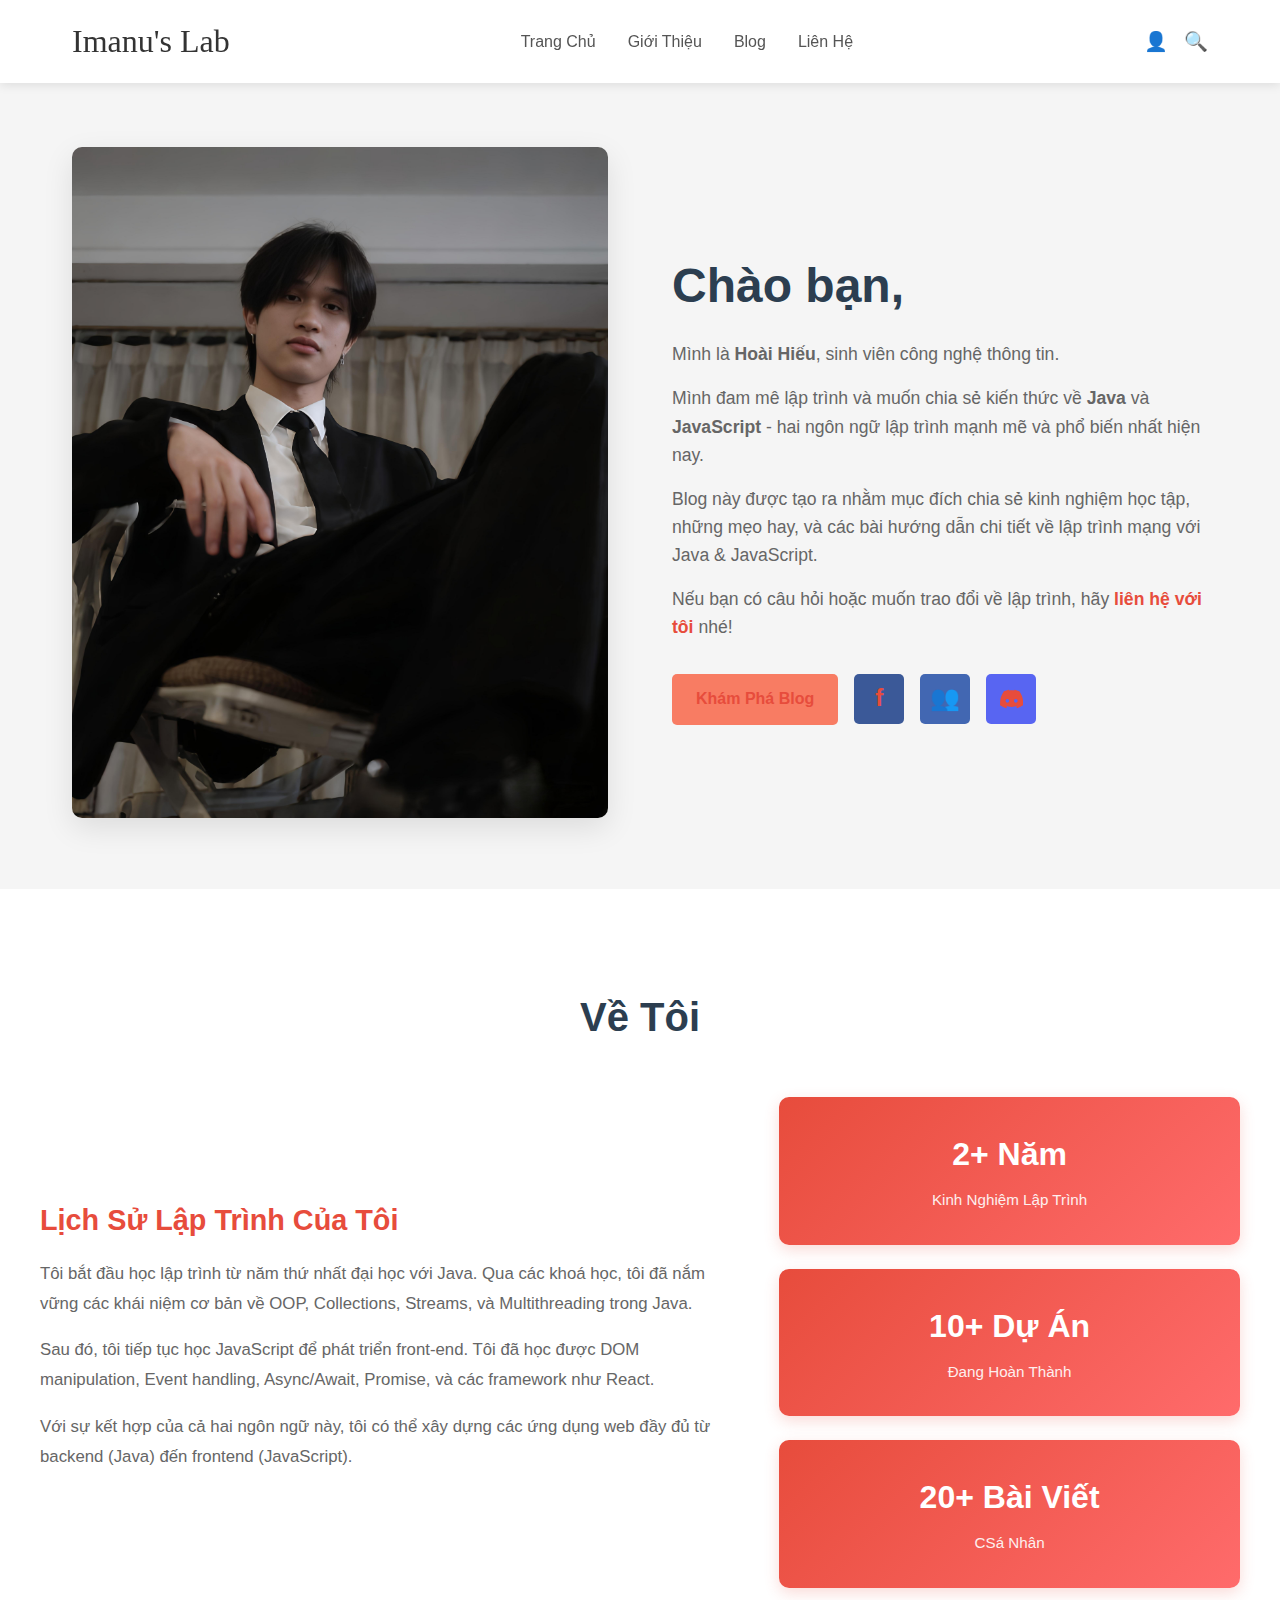
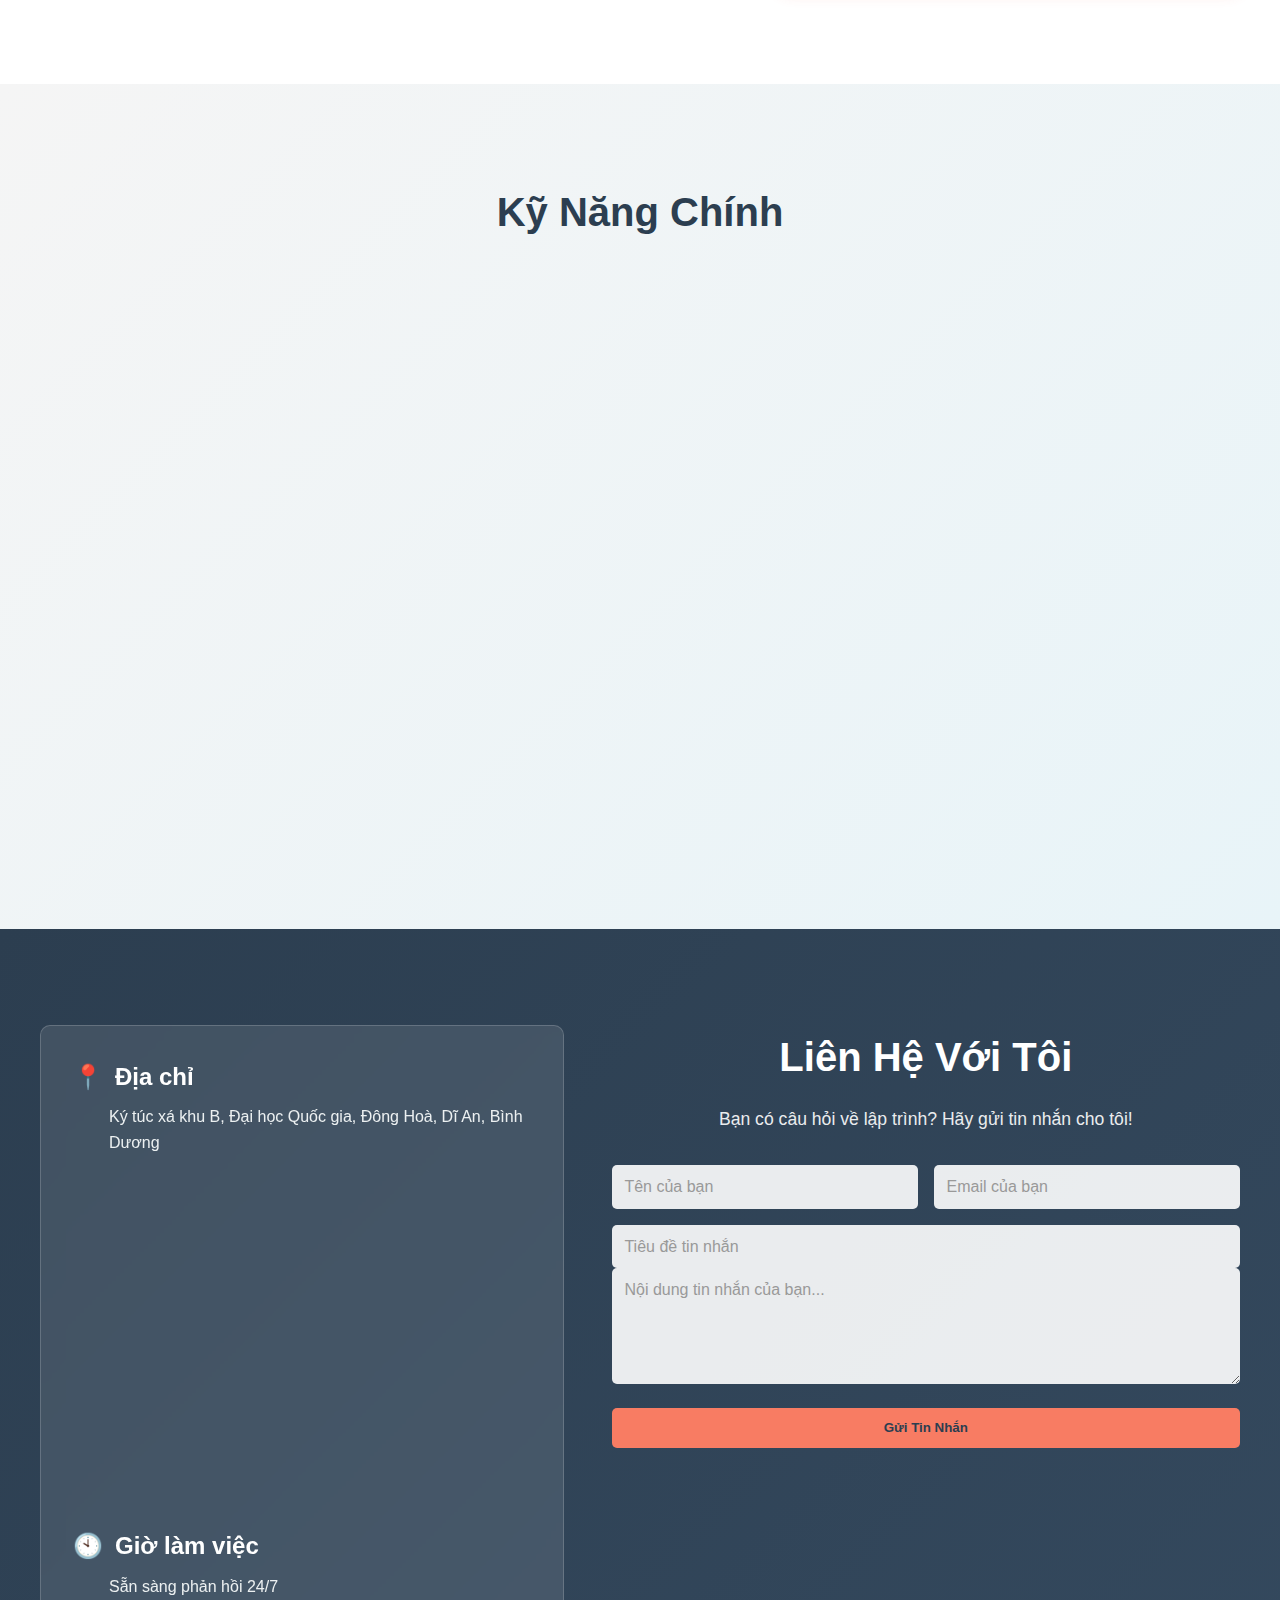
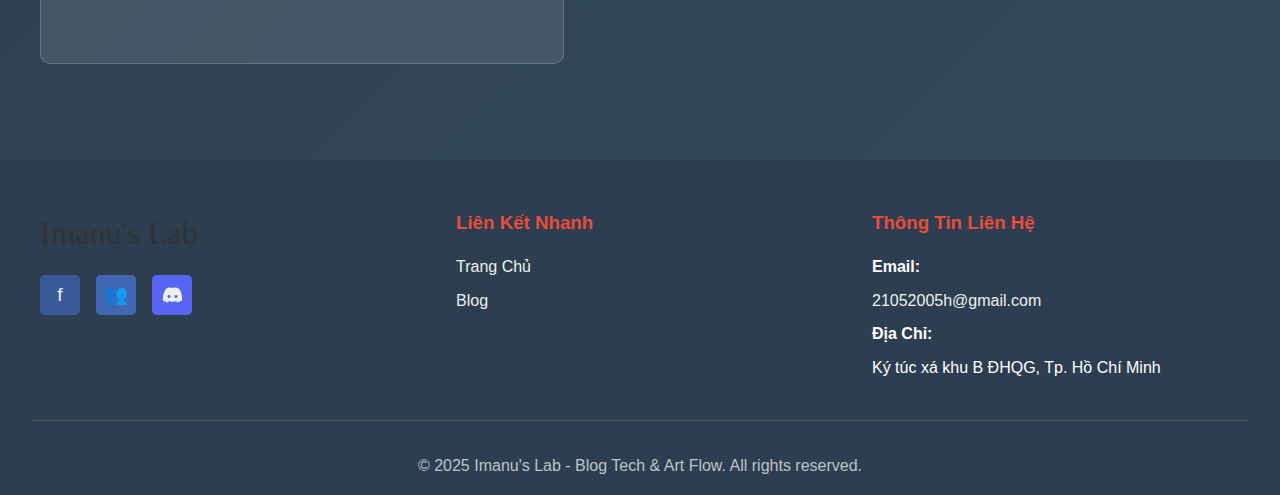
<file: index.html>
<!DOCTYPE html>
<html lang="vi">
<head>
    <meta charset="UTF-8">
    <meta name="viewport" content="width=device-width, initial-scale=1.0">
    <title>Imanu's Lab - Blog Tech & Art Flow</title>
    
    <link rel="preconnect" href="https://fonts.googleapis.com">
    <link rel="preconnect" href="https://fonts.gstatic.com" crossorigin>
    <link href="https://fonts.googleapis.com/css2?family=Dancing+Script:wght@700&display=swap" rel="stylesheet">
    <link rel="stylesheet" href="style.css">
</head>
<body>
    <header>
        <nav>
            <div class="logo">Imanu's Lab</div>
            <ul class="nav-menu">
                <li><a href="#home">Trang Chủ</a></li>
                <li><a href="#about">Giới Thiệu</a></li>
                <li><a href="blog.html">Blog</a></li> <li><a href="#contact">Liên Hệ</a></li>
            </ul>
            <div class="nav-icons">
                <button id="user-btn">👤</button>
                <button id="search-btn">🔍</button>
            </div>
        </nav>
    </header>

    <section class="hero" id="home">
        <div class="hero-image">
            <img src="image/Avt.jpg" alt="Profile Photo">
        </div>
        <div class="hero-content">
            <h1>Chào bạn,</h1>
            <p>Mình là <strong>Hoài Hiếu</strong>, sinh viên công nghệ thông tin.</p>
            <p>Mình đam mê lập trình và muốn chia sẻ kiến thức về <strong>Java</strong> và <strong>JavaScript</strong> - hai ngôn ngữ lập trình mạnh mẽ và phổ biến nhất hiện nay.</p>
            <p>Blog này được tạo ra nhằm mục đích chia sẻ kinh nghiệm học tập, những mẹo hay, và các bài hướng dẫn chi tiết về lập trình mạng với Java & JavaScript.</p>
            <p>Nếu bạn có câu hỏi hoặc muốn trao đổi về lập trình, hãy <a href="#contact">liên hệ với tôi</a> nhé!</p>
            
            <div class="social-buttons">
                <a href="blog.html" class="btn btn-primary">Khám Phá Blog</a> <a href="https://www.facebook.com/imanutetsuya/" class="btn-social btn-facebook" target="_blank" rel="noopener noreferrer">f</a>
                <a href="#" class="btn-social btn-group">👥</a>
                <a href="https://discord.gg/5Z3hhnWVeF" class="btn-social btn-discord" target="_blank" rel="noopener noreferrer">
    <svg width="24" height="24" viewBox="0 0 24 24" fill="currentColor" xmlns="http://www.w3.org/2000/svg"><path d="M20.317 4.36981C18.7915 3.64893 17.1824 3.1163 15.524 2.80407C15.4221 3.01861 15.3181 3.2352 15.214 3.44974C13.486 3.1163 11.756 3.1163 10.028 3.44974C9.92393 3.2352 9.81987 3.01861 9.71794 2.80407C8.05953 3.1163 6.45039 3.64893 4.92493 4.36981C1.57712 9.0431 0.872477 13.628 1.05049 18.2393C3.12563 19.6485 5.17688 20.5739 7.22612 21.1337C7.53023 20.6273 7.80937 20.0987 8.06352 19.5538C7.53444 19.3472 7.01135 19.1102 6.50524 18.8427C6.61927 18.7304 6.7333 18.6161 6.84333 18.5017C10.4533 20.4572 14.8223 20.4572 18.3943 18.5017C18.5043 18.6161 18.6184 18.7304 18.7324 18.8427C18.2263 19.1102 17.7032 19.3472 17.1741 19.5538C17.4283 20.0987 17.7074 20.6273 18.0115 21.1337C20.0608 20.5739 22.112 19.6485 24.1871 18.2393C24.3731 13.0323 23.4215 8.41481 20.317 4.36981ZM8.42336 15.6984C7.42436 15.6984 6.60535 14.8519 6.60535 13.818C6.60535 12.7841 7.42436 11.9376 8.42336 11.9376C9.42235 11.9376 10.2414 12.7841 10.2414 13.818C10.2414 14.8519 9.42235 15.6984 8.42336 15.6984ZM16.8163 15.6984C15.8173 15.6984 15 14.8519 15 13.818C15 12.7841 15.8173 11.9376 16.8163 11.9376C17.8153 11.9376 18.6343 12.7841 18.6343 13.818C18.6343 14.8519 17.8153 15.6984 16.8163 15.6984Z"/></svg>
</a>
            </div>
        </div>
    </section>

    <section class="about-section" id="about">
        <div class="about-container">
            <h2>Về Tôi</h2>
            <div class="about-content">
                <div class="about-text">
                    <h3>Lịch Sử Lập Trình Của Tôi</h3>
                    <p>Tôi bắt đầu học lập trình từ năm thứ nhất đại học với Java. Qua các khoá học, tôi đã nắm vững các khái niệm cơ bản về OOP, Collections, Streams, và Multithreading trong Java.</p>
                    <p>Sau đó, tôi tiếp tục học JavaScript để phát triển front-end. Tôi đã học được DOM manipulation, Event handling, Async/Await, Promise, và các framework như React.</p>
                    <p>Với sự kết hợp của cả hai ngôn ngữ này, tôi có thể xây dựng các ứng dụng web đầy đủ từ backend (Java) đến frontend (JavaScript).</p>
                </div>
                <div class="about-stats">
                    <div class="stat-box">
                        <h4>2+ Năm</h4>
                        <p>Kinh Nghiệm Lập Trình</p>
                    </div>
                    <div class="stat-box">
                        <h4>10+ Dự Án</h4>
                        <p>Đang Hoàn Thành</p>
                    </div>
                    <div class="stat-box">
                        <h4>20+ Bài Viết</h4>
                        <p>CSá Nhân</p>
                    </div>
                </div>
            </div>
        </div>
    </section>

    <section class="skills-section">
        <div class="skills-container">
            <h2>Kỹ Năng Chính</h2>
            <div class="skills-grid">
                <div class="skill-card">
                    <div class="skill-icon">☕</div>
                    <h3>Java Core</h3>
                    <p>OOP, Collections, Streams, Lambda Expressions, Exception Handling</p>
                </div>
                <div class="skill-card">
                    <div class="skill-icon">🖥️</div>
                    <h3>Java Web</h3>
                    <p>Servlet, JSP, Spring Boot, JPA/Hibernate, RESTful API</p>
                </div>
                <div class="skill-card">
                    <div class="skill-icon">⚙️</div>
                    <h3>Java Network</h3>
                    <p>Socket Programming, TCP/UDP, HTTP Client, Network Security</p>
                </div>
                <div class="skill-card">
                    <div class="skill-icon">📱</div>
                    <h3>JavaScript ES6+</h3>
                    <p>DOM, Event Handling, Async/Await, Promise, Callback</p>
                </div>
                <div class="skill-card">
                    <div class="skill-icon">⚛️</div>
                    <h3>React</h3>
                    <p>Components, Hooks, State Management, JSX</p>
                </div>
                <div class="skill-card">
                    <div class="skill-icon">🌐</div>
                    <h3>Web Development</h3>
                    <p>HTML, CSS, Responsive Design, API Integration</p>
                </div>
            </div>
        </div>
    </section>

    <section class="contact-section" id="contact">
        <div class="contact-grid-container">
            <div class="location-info">
                <div class="info-block">
                    <div class="info-header">
                        <span class="info-icon">📍</span>
                        <h3>Địa chỉ</h3>
                    </div>
                    <p>Ký túc xá khu B, Đại học Quốc gia, Đông Hoà, Dĩ An, Bình Dương</p>
                </div>
                
                <div class="map-container">
                     <iframe src="https://www.google.com/maps/embed?pb=!1m18!1m12!1m3!1d3918.070910191742!2d106.77992637480658!3d10.882211289273076!2m3!1f0!2f0!3f0!3m2!1i1024!2i768!4f13.1!3m3!1m2!1s0x3174d89aad780e49%3A0x54542761d4c22175!2zVHJ1bmcgdMOibSBRdeG6o24gbMO9IEvDvSB0w7pjIHjDoSB2w6AgS2h1IMSRw7QgdGjhu4sgxJBIUUctSENN!5e0!3m2!1svi!2s!4v1760773792490!5m2!1svi!2s" width="400" height="300" style="border:0;" allowfullscreen="" loading="lazy" referrerpolicy="no-referrer-when-downgrade"></iframe>
                </div>
                <div class="info-block">
                    <div class="info-header">
                        <span class="info-icon">🕙</span>
                        <h3>Giờ làm việc</h3>
                    </div>
                    <p>Sẵn sàng phản hồi 24/7</p>
                </div>
            </div>

            <div class="contact-form-container">
                <h2>Liên Hệ Với Tôi</h2>
                <p class="contact-intro">Bạn có câu hỏi về lập trình? Hãy gửi tin nhắn cho tôi!</p>
                <form id="contact-form">
                    <div class="form-row">
                        <input type="text" id="name" placeholder="Tên của bạn" required>
                        <input type="email" id="email" placeholder="Email của bạn" required>
                    </div>
                    <input type="text" id="subject" placeholder="Tiêu đề tin nhắn" required>
                    <textarea id="message" rows="5" placeholder="Nội dung tin nhắn của bạn..." required></textarea>
                    <button type="submit" class="btn btn-primary btn-full">Gửi Tin Nhắn</button>
                </form>
            </div>
        </div>
    </section>

    <footer>    
        <div class="footer-container">
            <div class="footer-section">
                <div class="logo">Imanu's Lab</div>
                <div class="footer-social">
                        <a href="https://www.facebook.com/imanutetsuya/" class="social-icon btn-facebook" target="_blank" rel="noopener noreferrer">f</a>
                        <a href="#" class="social-icon btn-group">👥</a>
                        
                        <a href="https://discord.gg/5Z3hhnWVeF" class="social-icon btn-discord" target="_blank" rel="noopener noreferrer">
                            <svg width="20" height="20" viewBox="0 0 24 24" fill="currentColor" xmlns="http://www.w3.org/2000/svg"><path d="M20.317 4.36981C18.7915 3.64893 17.1824 3.1163 15.524 2.80407C15.4221 3.01861 15.3181 3.2352 15.214 3.44974C13.486 3.1163 11.756 3.1163 10.028 3.44974C9.92393 3.2352 9.81987 3.01861 9.71794 2.80407C8.05953 3.1163 6.45039 3.64893 4.92493 4.36981C1.57712 9.0431 0.872477 13.628 1.05049 18.2393C3.12563 19.6485 5.17688 20.5739 7.22612 21.1337C7.53023 20.6273 7.80937 20.0987 8.06352 19.5538C7.53444 19.3472 7.01135 19.1102 6.50524 18.8427C6.61927 18.7304 6.7333 18.6161 6.84333 18.5017C10.4533 20.4572 14.8223 20.4572 18.3943 18.5017C18.5043 18.6161 18.6184 18.7304 18.7324 18.8427C18.2263 19.1102 17.7032 19.3472 17.1741 19.5538C17.4283 20.0987 17.7074 20.6273 18.0115 21.1337C20.0608 20.5739 22.112 19.6485 24.1871 18.2393C24.3731 13.0323 23.4215 8.41481 20.317 4.36981ZM8.42336 15.6984C7.42436 15.6984 6.60535 14.8519 6.60535 13.818C6.60535 12.7841 7.42436 11.9376 8.42336 11.9376C9.42235 11.9376 10.2414 12.7841 10.2414 13.818C10.2414 14.8519 9.42235 15.6984 8.42336 15.6984ZM16.8163 15.6984C15.8173 15.6984 15 14.8519 15 13.818C15 12.7841 15.8173 11.9376 16.8163 11.9376C17.8153 11.9376 18.6343 12.7841 18.6343 13.818C18.6343 14.8519 17.8153 15.6984 16.8163 15.6984Z"/></svg>
                        </a>
                </div>
            </div>
            <div class="footer-section">
                <h3>Liên Kết Nhanh</h3>
                <ul>
                    <li><a href="#home">Trang Chủ</a></li>
                    <li><a href="blog.html">Blog</a></li> </ul>
            </div>
            <div class="footer-section">
                <h3>Thông Tin Liên Hệ</h3>
                <p><strong>Email:</strong></p>
                <p><a href="mailto:21052005h@gmail.com">21052005h@gmail.com</a></p>
                <p><strong>Địa Chỉ:</strong></p>
                <p>Ký túc xá khu B ĐHQG, Tp. Hồ Chí Minh</p>
            </div>
        </div>
        <div class="footer-bottom">
            <p>© 2025 Imanu's Lab - Blog Tech & Art Flow. All rights reserved.</p>
        </div>
    </footer>

    <script src="script.js"></script>
</body>
</html>
</file>
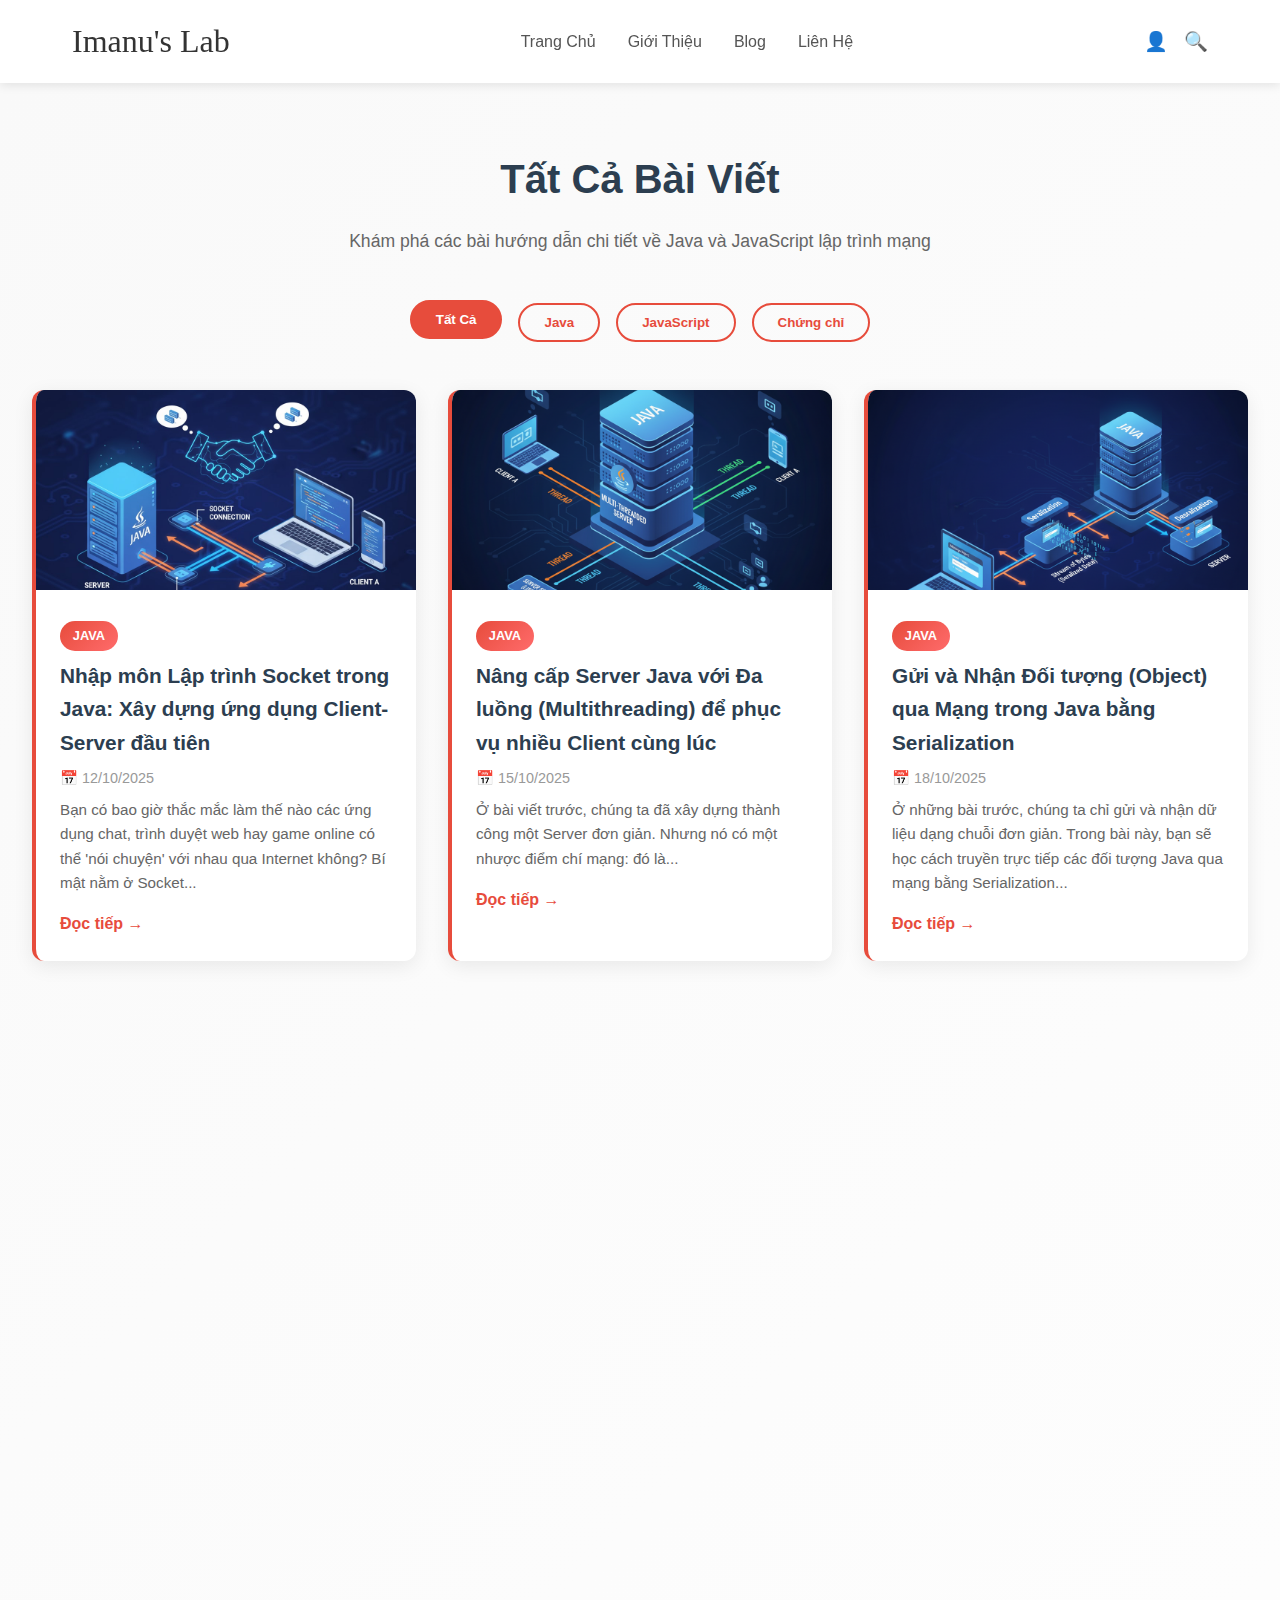
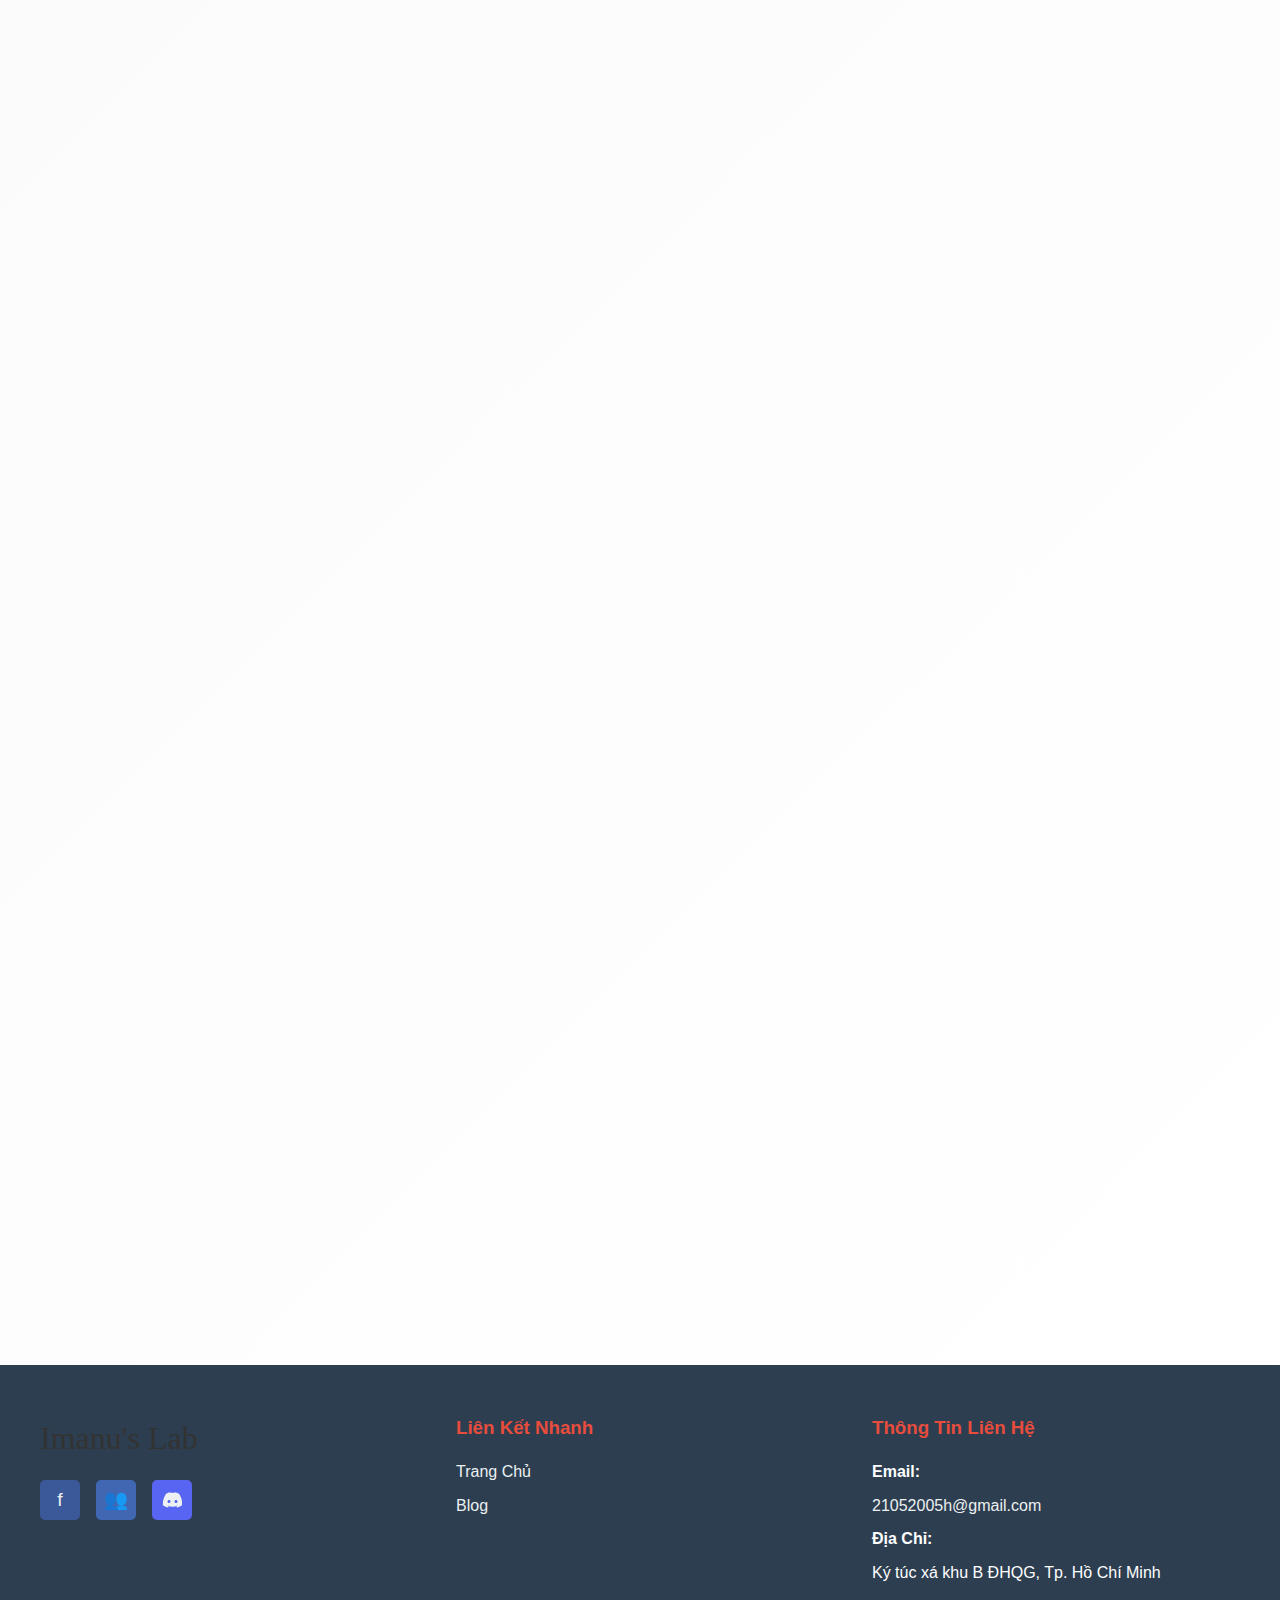
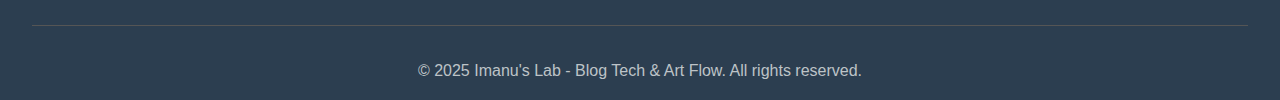
<file: blog.html>
<!DOCTYPE html>
<html lang="vi">
<head>
    <meta charset="UTF-8">
    <meta name="viewport" content="width=device-width, initial-scale=1.0">
    <title>Blog - Imanu's Lab</title> <link rel="preconnect" href="https://fonts.googleapis.com">
    <link rel="preconnect" href="https://fonts.gstatic.com" crossorigin>
    <link href="https://fonts.googleapis.com/css2?family=Dancing+Script:wght@700&display=swap" rel="stylesheet">
    <link rel="stylesheet" href="style.css">
</head>
<body>
    <header>
        <nav>
            <div class="logo">Imanu's Lab</div>
            <ul class="nav-menu">
                <li><a href="index.html#home">Trang Chủ</a></li> <li><a href="index.html#about">Giới Thiệu</a></li> <li><a href="blog.html">Blog</a></li> <li><a href="index.html#contact">Liên Hệ</a></li> </ul>
            <div class="nav-icons">
                <button id="user-btn">👤</button>
                <button id="search-btn">🔍</button>
            </div>
        </nav>
    </header>

    <section class="blog-section" id="blog" style="padding-top: 4rem;"> <div class="blog-container">
            <h2>Tất Cả Bài Viết</h2>
            <p class="blog-intro">Khám phá các bài hướng dẫn chi tiết về Java và JavaScript lập trình mạng</p>
            
            <div class="blog-filters">
                <button class="filter-btn active" data-filter="all">Tất Cả</button>
                <button class="filter-btn" data-filter="java">Java</button>
                <button class="filter-btn" data-filter="javascript">JavaScript</button>
                <button class="filter-btn" data-filter="certificates">Chứng chỉ</button> </div>
            </div>
            
            <div class="blog-grid" id="blog-container">
                </div>
            <div id="certificates-container" class="certificates-grid">
                <div class="certificate-card">
                    <img src="image/img10.jpg" alt="JavaScript Essentials 2 Certificate">
                    <div class="certificate-info">
                        <h4>JavaScript Essentials 2</h4>
                        <p><strong>Cấp bởi:</strong> Cisco Networking Academy & OpenEDG</p>
                        <p><strong>Ngày cấp:</strong> 16/10/2025</p>
                    </div>
                </div>
                <div class="certificate-card">
                    <img src="image/img11.jpg" alt="Networking Basics Certificate">
                    <div class="certificate-info">
                        <h4>Networking Basics</h4>
                        <p><strong>Cấp bởi:</strong> Cisco Networking Academy</p>
                        <p><strong>Ngày cấp:</strong> 02/10/2025</p>
                    </div>
                </div>
            </div>
        </div>
    </section>

    <footer>    
        <div class="footer-container">
            <div class="footer-section">
                <div class="logo">Imanu's Lab</div>
                <div class="footer-social">
                    <a href="https://www.facebook.com/imanutetsuya/" class="social-icon btn-facebook" target="_blank" rel="noopener noreferrer">f</a>
                    <a href="#" class="social-icon btn-group">👥</a>
                    
                    <a href="https://discord.gg/5Z3hhnWVeF" class="social-icon btn-discord" target="_blank" rel="noopener noreferrer">
                        <svg width="20" height="20" viewBox="0 0 24 24" fill="currentColor" xmlns="http://www.w3.org/2000/svg"><path d="M20.317 4.36981C18.7915 3.64893 17.1824 3.1163 15.524 2.80407C15.4221 3.01861 15.3181 3.2352 15.214 3.44974C13.486 3.1163 11.756 3.1163 10.028 3.44974C9.92393 3.2352 9.81987 3.01861 9.71794 2.80407C8.05953 3.1163 6.45039 3.64893 4.92493 4.36981C1.57712 9.0431 0.872477 13.628 1.05049 18.2393C3.12563 19.6485 5.17688 20.5739 7.22612 21.1337C7.53023 20.6273 7.80937 20.0987 8.06352 19.5538C7.53444 19.3472 7.01135 19.1102 6.50524 18.8427C6.61927 18.7304 6.7333 18.6161 6.84333 18.5017C10.4533 20.4572 14.8223 20.4572 18.3943 18.5017C18.5043 18.6161 18.6184 18.7304 18.7324 18.8427C18.2263 19.1102 17.7032 19.3472 17.1741 19.5538C17.4283 20.0987 17.7074 20.6273 18.0115 21.1337C20.0608 20.5739 22.112 19.6485 24.1871 18.2393C24.3731 13.0323 23.4215 8.41481 20.317 4.36981ZM8.42336 15.6984C7.42436 15.6984 6.60535 14.8519 6.60535 13.818C6.60535 12.7841 7.42436 11.9376 8.42336 11.9376C9.42235 11.9376 10.2414 12.7841 10.2414 13.818C10.2414 14.8519 9.42235 15.6984 8.42336 15.6984ZM16.8163 15.6984C15.8173 15.6984 15 14.8519 15 13.818C15 12.7841 15.8173 11.9376 16.8163 11.9376C17.8153 11.9376 18.6343 12.7841 18.6343 13.818C18.6343 14.8519 17.8153 15.6984 16.8163 15.6984Z"/></svg>
                    </a>
        </div>
            </div>
            <div class="footer-section">
                <h3>Liên Kết Nhanh</h3>
                <ul>
                    <li><a href="index.html#home">Trang Chủ</a></li> <li><a href="blog.html">Blog</a></li> </ul>
            </div>
            <div class="footer-section">
                <h3>Thông Tin Liên Hệ</h3>
                <p><strong>Email:</strong></p>
                <p><a href="mailto:21052005h@gmail.com">21052005h@gmail.com</a></p>
                <p><strong>Địa Chỉ:</strong></p>
                <p>Ký túc xá khu B ĐHQG, Tp. Hồ Chí Minh</p>
            </div>
        </div>
        <div class="footer-bottom">
            <p>© 2025 Imanu's Lab - Blog Tech & Art Flow. All rights reserved.</p>
        </div>
    </footer>

    <script src="blog.js"></script> </body>
</html>
</file>
<file: style.css>
/* Reset & Base Styles */
* {
    margin: 0;
    padding: 0;
    box-sizing: border-box;
}

body {
    font-family: 'Segoe UI', Tahoma, Geneva, Verdana, sans-serif;
    line-height: 1.6;
    color: #333;
    background: #f5f5f5;
}

html {
    scroll-behavior: smooth;
}

/* Header & Navigation */
header {
    background: white;
    box-shadow: 0 2px 10px rgba(0,0,0,0.1);
    position: sticky;
    top: 0;
    z-index: 1000;
    animation: slideDown 0.5s ease;
}

@keyframes slideDown {
    from {
        transform: translateY(-100%);
        opacity: 0;
    }
    to {
        transform: translateY(0);
        opacity: 1;
    }
}

nav {
    max-width: 1200px;
    margin: 0 auto;
    padding: 1rem 2rem;
    display: flex;
    justify-content: space-between;
    align-items: center;
}

.logo {
    font-family: 'Brush Script MT', cursive;
    font-size: 2rem;
    color: #333;
    font-weight: normal;
}

.nav-menu {
    display: flex;
    gap: 2rem;
    list-style: none;
    align-items: center;
}

.nav-menu a {
    color: #555;
    text-decoration: none;
    font-weight: 500;
    transition: color 0.3s;
    position: relative;
}

.nav-menu a:hover {
    color: #e74c3c;
}

.nav-menu a::after {
    content: '';
    position: absolute;
    bottom: -5px;
    left: 0;
    width: 0;
    height: 2px;
    background: #e74c3c;
    transition: width 0.3s;
}

.nav-menu a:hover::after {
    width: 100%;
}

.nav-icons {
    display: flex;
    gap: 1rem;
}

.nav-icons button {
    background: none;
    border: none;
    font-size: 1.2rem;
    cursor: pointer;
    color: #555;
    transition: color 0.3s;
}

.nav-icons button:hover {
    color: #e74c3c;
}

/* Hero Section */
.hero {
    max-width: 1200px;
    margin: 4rem auto;
    padding: 0 2rem;
    display: grid;
    grid-template-columns: 1fr 1fr;
    gap: 4rem;
    align-items: center;
}

.hero-image {
    animation: fadeInLeft 1s ease;
}

@keyframes fadeInLeft {
    from {
        opacity: 0;
        transform: translateX(-50px);
    }
    to {
        opacity: 1;
        transform: translateX(0);
    }
}

.hero-image img {
    width: 100%;
    border-radius: 10px;
    box-shadow: 0 10px 30px rgba(0,0,0,0.1);
    transition: transform 0.3s;
}

.hero-image img:hover {
    transform: scale(1.05);
}

.hero-content {
    animation: fadeInRight 1s ease;
}

@keyframes fadeInRight {
    from {
        opacity: 0;
        transform: translateX(50px);
    }
    to {
        opacity: 1;
        transform: translateX(0);
    }
}

.hero-content h1 {
    font-size: 3rem;
    margin-bottom: 1rem;
    color: #2c3e50;
}

.hero-content p {
    color: #666;
    margin-bottom: 1rem;
    font-size: 1.1rem;
}

.hero-content a {
    color: #e74c3c;
    text-decoration: none;
    font-weight: 600;
}

.social-buttons {
    display: flex;
    gap: 1rem;
    margin-top: 2rem;
}

.btn {
    padding: 0.8rem 1.5rem;
    border: none;
    border-radius: 5px;
    cursor: pointer;
    font-weight: 600;
    transition: all 0.3s;
    text-decoration: none;
    display: inline-block;
}

.btn-primary {
    background: #F87C63; /* Đây là màu cam cà rốt đẹp mắt */
    color: #2c3e50;      /* Đây là màu đen-xanh đậm, hợp với màu chữ trên trang của bạn */
}

.btn-primary:hover {
    background: #c0392b;
    transform: translateY(-3px);
    box-shadow: 0 5px 15px rgba(231, 76, 60, 0.3);
}

.btn-social {
    width: 50px;
    height: 50px;
    border-radius: 5px;
    display: flex;
    align-items: center;
    justify-content: center;
    font-size: 1.5rem;
    color: white;
    transition: transform 0.3s;
}

.btn-social:hover {
    transform: translateY(-5px);
}

.btn-facebook { background: #3b5998; }
.btn-group { background: #4267B2; }
.btn-youtube { background: #ff0000; }

/* About Section */
.about-section {
    background: white;
    padding: 6rem 2rem;
}

.about-container {
    max-width: 1200px;
    margin: 0 auto;
}

.about-section h2 {
    font-size: 2.5rem;
    margin-bottom: 3rem;
    text-align: center;
    color: #2c3e50;
}

.about-content {
    display: grid;
    grid-template-columns: 1.5fr 1fr;
    gap: 3rem;
    align-items: center;
}

.about-text h3 {
    font-size: 1.8rem;
    color: #e74c3c;
    margin-bottom: 1rem;
}

.about-text p {
    color: #666;
    margin-bottom: 1rem;
    line-height: 1.8;
    font-size: 1.05rem;
}

.about-stats {
    display: grid;
    grid-template-columns: 1fr;
    gap: 1.5rem;
}

.stat-box {
    background: linear-gradient(135deg, #e74c3c, #ff6b6b);
    color: white;
    padding: 2rem;
    border-radius: 10px;
    text-align: center;
    box-shadow: 0 5px 15px rgba(231, 76, 60, 0.2);
    transition: transform 0.3s;
}

.stat-box:hover {
    transform: translateY(-5px);
}

.stat-box h4 {
    font-size: 2rem;
    margin-bottom: 0.5rem;
}

.stat-box p {
    font-size: 0.95rem;
    opacity: 0.9;
}

/* Skills Section */
.skills-section {
    background: linear-gradient(135deg, #f5f5f5 0%, #e8f4f8 100%);
    padding: 6rem 2rem;
}

.skills-container {
    max-width: 1200px;
    margin: 0 auto;
}

.skills-section h2 {
    font-size: 2.5rem;
    margin-bottom: 3rem;
    text-align: center;
    color: #2c3e50;
    animation: slideInDown 0.8s ease;
}

@keyframes slideInDown {
    from {
        opacity: 0;
        transform: translateY(-30px);
    }
    to {
        opacity: 1;
        transform: translateY(0);
    }
}

.skills-grid {
    display: grid;
    grid-template-columns: repeat(auto-fit, minmax(300px, 1fr));
    gap: 2rem;
}

.skill-card {
    background: white;
    border-radius: 10px;
    padding: 2rem;
    text-align: center;
    box-shadow: 0 5px 20px rgba(0,0,0,0.1);
    transition: all 0.3s;
    opacity: 0;
    animation: fadeInUp 0.6s ease forwards;
    border-left: 4px solid #e74c3c;
}

@keyframes fadeInUp {
    from {
        opacity: 0;
        transform: translateY(30px);
    }
    to {
        opacity: 1;
        transform: translateY(0);
    }
}

.skill-card:nth-child(1) { animation-delay: 0.1s; }
.skill-card:nth-child(2) { animation-delay: 0.2s; }
.skill-card:nth-child(3) { animation-delay: 0.3s; }
.skill-card:nth-child(4) { animation-delay: 0.4s; }
.skill-card:nth-child(5) { animation-delay: 0.5s; }
.skill-card:nth-child(6) { animation-delay: 0.6s; }

.skill-card:hover {
    transform: translateY(-10px) scale(1.02);
    box-shadow: 0 15px 40px rgba(231, 76, 60, 0.15);
    border-left-color: #c0392b;
}

.skill-card::before {
    content: '';
    position: absolute;
    top: 0;
    left: 0;
    width: 100%;
    height: 100%;
    background: linear-gradient(135deg, rgba(231, 76, 60, 0.1) 0%, transparent 100%);
    opacity: 0;
    transition: opacity 0.3s ease;
    pointer-events: none;
    border-radius: 10px;
}

.skill-card:hover::before {
    opacity: 1;
}

.skill-icon {
    font-size: 3rem;
    margin-bottom: 1rem;
    display: inline-block;
    background: linear-gradient(135deg, #e74c3c, #ff9800);
    -webkit-background-clip: text;
    -webkit-text-fill-color: transparent;
    background-clip: text;
    animation: float 3s ease-in-out infinite;
}

@keyframes float {
    0%, 100% {
        transform: translateY(0px);
    }
    50% {
        transform: translateY(-10px);
    }
}

.skill-card h3 {
    font-size: 1.3rem;
    color: #2c3e50;
    margin-bottom: 1rem;
    transition: color 0.3s ease;
}

.skill-card:hover h3 {
    color: #e74c3c;
}

.skill-card p {
    color: #666;
    font-size: 0.95rem;
    line-height: 1.6;
}

/* ===== BLOG SECTION WITH ENHANCED DESIGN ===== */
.blog-section {
    background: linear-gradient(135deg, #f9f9f9 0%, #ffffff 100%);
    padding: 6rem 2rem;
}

.blog-container {
    max-width: 1200px;
    margin: 0 auto;
}

.blog-section h2 {
    font-size: 2.5rem;
    margin-bottom: 1rem;
    text-align: center;
    color: #2c3e50;
    animation: slideInDown 0.8s ease;
}

.blog-intro {
    text-align: center;
    font-size: 1.1rem;
    color: #666;
    margin-bottom: 3rem;
    max-width: 800px;
    margin-left: auto;
    margin-right: auto;
    animation: fadeIn 1s ease 0.3s both;
}

@keyframes fadeIn {
    from {
        opacity: 0;
    }
    to {
        opacity: 1;
    }
}

.blog-filters {
    display: flex;
    justify-content: center;
    gap: 1rem;
    margin-bottom: 3rem;
    flex-wrap: wrap;
}

.filter-btn {
    padding: 0.6rem 1.5rem;
    border: 2px solid #e74c3c;
    background: transparent;
    color: #e74c3c;
    border-radius: 20px;
    cursor: pointer;
    font-weight: 600;
    transition: all 0.3s;
}

.filter-btn:hover,
.filter-btn.active {
    background: #e74c3c;
    color: white;
    transform: translateY(-3px);
}

.blog-grid {
    display: grid;
    grid-template-columns: repeat(auto-fit, minmax(320px, 1fr));
    gap: 2rem;
}

.blog-card {
    background: white;
    border-radius: 12px;
    padding: 0;
    overflow: hidden;
    box-shadow: 0 5px 20px rgba(0, 0, 0, 0.08);
    transition: all 0.3s ease;
    position: relative;
    opacity: 0;
    animation: fadeInUp 0.8s ease forwards;
    border-left: 4px solid #e74c3c;
    cursor: pointer;
}

.blog-card:nth-child(1) { animation-delay: 0.2s; }
.blog-card:nth-child(2) { animation-delay: 0.4s; }
.blog-card:nth-child(3) { animation-delay: 0.6s; }
.blog-card:nth-child(4) { animation-delay: 0.2s; }
.blog-card:nth-child(5) { animation-delay: 0.4s; }
.blog-card:nth-child(6) { animation-delay: 0.6s; }
.blog-card:nth-child(7) { animation-delay: 0.2s; }
.blog-card:nth-child(8) { animation-delay: 0.4s; }
.blog-card:nth-child(9) { animation-delay: 0.6s; }

.blog-card:hover {
    transform: translateY(-10px) scale(1.02);
    box-shadow: 0 15px 40px rgba(231, 76, 60, 0.15);
    border-left-color: #c0392b;
}

.blog-card::before {
    content: '';
    position: absolute;
    top: 0;
    left: 0;
    width: 100%;
    height: 100%;
    background: linear-gradient(135deg, rgba(231, 76, 60, 0.1) 0%, transparent 100%);
    opacity: 0;
    transition: opacity 0.3s ease;
    pointer-events: none;
}

.blog-card:hover::before {
    opacity: 1;
}

.blog-card.hidden {
    display: none;
}

.blog-image {
    width: 100%;
    height: 200px;
    object-fit: cover;
}

.blog-content {
    padding: 1.5rem;
}

.blog-category {
    display: inline-block;
    background: linear-gradient(135deg, #e74c3c, #ff6b6b);
    color: white;
    padding: 0.3rem 0.8rem;
    border-radius: 15px;
    font-size: 0.8rem;
    font-weight: 600;
    margin-bottom: 0.5rem;
    animation: slideInRight 0.8s ease 0.3s both;
}

@keyframes slideInRight {
    from {
        opacity: 0;
        transform: translateX(-20px);
    }
    to {
        opacity: 1;
        transform: translateX(0);
    }
}

.blog-content h3 {
    font-size: 1.3rem;
    margin-bottom: 0.5rem;
    color: #2c3e50;
    transition: color 0.3s ease;
}

.blog-card:hover .blog-content h3 {
    color: #e74c3c;
}

.blog-date {
    color: #999;
    font-size: 0.9rem;
    margin-bottom: 0.5rem;
}

.blog-excerpt {
    color: #666;
    font-size: 0.95rem;
    line-height: 1.6;
    margin-bottom: 1rem;
}

.read-more {
    color: #e74c3c;
    text-decoration: none;
    font-weight: 600;
    transition: color 0.3s;
}

.read-more:hover {
    color: #c0392b;
}

/* Contact Section */
.contact-section {
    background: linear-gradient(135deg, #2c3e50 0%, #34495e 100%);
    padding: 6rem 2rem;
    color: white;
}

.contact-container {
    max-width: 700px;
    margin: 0 auto;
    background: rgba(255, 255, 255, 0.1);
    padding: 3rem;
    border-radius: 10px;
    backdrop-filter: blur(10px);
    box-shadow: 0 8px 32px rgba(31, 38, 135, 0.37);
    border: 1px solid rgba(255, 255, 255, 0.18);
}

.contact-section h2 {
    font-size: 2.5rem;
    margin-bottom: 1rem;
    text-align: center;
    animation: slideInDown 0.8s ease;
}

.contact-intro {
    text-align: center;
    font-size: 1.1rem;
    margin-bottom: 2rem;
    opacity: 0.9;
    animation: fadeIn 1s ease 0.3s both;
}

.form-row {
    display: grid;
    grid-template-columns: 1fr 1fr;
    gap: 1rem;
    margin-bottom: 1rem;
}

input, textarea {
    width: 100%;
    padding: 0.8rem;
    border: none;
    border-radius: 5px;
    font-size: 1rem;
    font-family: inherit;
    background: rgba(255, 255, 255, 0.9);
    transition: all 0.3s;
}

input:focus, textarea:focus {
    outline: none;
    background: white;
    box-shadow: 0 0 10px rgba(231, 76, 60, 0.3);
}

input::placeholder, textarea::placeholder {
    color: #999;
}

textarea {
    resize: vertical;
    margin-bottom: 1rem;
}

#subject {
    grid-column: 1 / -1;
}

.btn-full {
    width: 100%;
}

/* Footer */
footer {
    background: #2c3e50;
    color: white;
    padding: 3rem 2rem 1rem;
}

.footer-container {
    max-width: 1200px;
    margin: 0 auto;
    display: grid;
    grid-template-columns: repeat(auto-fit, minmax(250px, 1fr));
    gap: 3rem;
    margin-bottom: 2rem;
}

.footer-section h3 {
    margin-bottom: 1rem;
    color: #e74c3c;
}

.footer-section p {
    margin-bottom: 0.5rem;
}

.footer-section a {
    color: #ecf0f1;
    text-decoration: none;
    transition: color 0.3s;
}

.footer-section a:hover {
    color: #e74c3c;
}

.footer-section ul {
    list-style: none;
}

.footer-section ul li {
    margin-bottom: 0.5rem;
}

.footer-social {
    display: flex;
    gap: 1rem;
    margin-top: 1rem;
}

.social-icon {
    width: 40px;
    height: 40px;
    border-radius: 5px;
    display: flex;
    align-items: center;
    justify-content: center;
    font-size: 1.2rem;
    color: white;
    transition: all 0.3s;
}

.social-icon:hover {
    transform: translateY(-5px);
}

.footer-bottom {
    text-align: center;
    padding-top: 2rem;
    border-top: 1px solid #555;
    color: #bdc3c7;
}

/* Responsive Design */
@media (max-width: 1024px) {
    .about-content {
        grid-template-columns: 1fr;
    }

    .about-stats {
        grid-template-columns: repeat(3, 1fr);
    }
}

@media (max-width: 768px) {
    nav {
        flex-wrap: wrap;
        padding: 1rem;
    }

    .logo {
        font-size: 1.2rem;
    }

    .nav-menu {
        flex-wrap: wrap;
        gap: 1rem;
        order: 3;
        width: 100%;
    }

    .hero {
        grid-template-columns: 1fr;
        gap: 2rem;
    }

    .hero-content h1 {
        font-size: 2rem;
    }

    .hero-content p {
        font-size: 1rem;
    }

    .about-section h2,
    .skills-section h2,
    .blog-section h2,
    .contact-section h2 {
        font-size: 2rem;
    }

    .about-stats {
        grid-template-columns: 1fr;
    }

    .form-row {
        grid-template-columns: 1fr;
    }

    #subject {
        grid-column: auto;
    }

    .footer-container {
        grid-template-columns: 1fr;
        gap: 2rem;
    }

    .blog-filters {
        gap: 0.5rem;
    }

    .filter-btn {
        padding: 0.5rem 1rem;
        font-size: 0.9rem;
    }

    .blog-grid {
        grid-template-columns: 1fr;
    }

    .contact-container {
        padding: 2rem;
    }
}
/* ===== CẬP NHẬT PHẦN LIÊN HỆ (BỐ CỤC 2 CỘT) ===== */
.contact-grid-container {
    max-width: 1200px;
    margin: 0 auto;
    display: grid;
    grid-template-columns: 1fr 1.2fr; /* Cột trái nhỏ hơn cột phải một chút */
    gap: 3rem;
    align-items: flex-start;
}

.location-info {
    background: rgba(255, 255, 255, 0.1);
    padding: 2rem;
    border-radius: 10px;
    backdrop-filter: blur(10px);
    border: 1px solid rgba(255, 255, 255, 0.18);
}

.info-block {
    margin-bottom: 2rem;
}

.info-header {
    display: flex;
    align-items: center;
    gap: 0.75rem;
    margin-bottom: 0.5rem;
}

.info-icon {
    font-size: 1.5rem;
}

.info-header h3 {
    margin: 0;
    font-size: 1.5rem;
}

.location-info p {
    color: #ecf0f1;
    line-height: 1.6;
    padding-left: 2.25rem; /* Căn lề với tiêu đề */
}

.location-info .map-container {
    border-radius: 8px;
    overflow: hidden;
    margin-bottom: 2rem;
}

.contact-form-container {
    background: transparent; /* Bỏ nền cũ của contact-container */
}

/* Đảm bảo responsive trên mobile */
@media (max-width: 992px) {
    .contact-grid-container {
        grid-template-columns: 1fr; /* Chuyển thành 1 cột */
    }

    .location-info {
        margin-bottom: 2rem;
    }
}
/* ===== CERTIFICATES SECTION STYLES ===== */
.certificates-grid {
    display: grid;
    grid-template-columns: repeat(auto-fit, minmax(350px, 1fr));
    gap: 2rem;
}

.certificate-card {
    background: white;
    border-radius: 12px;
    box-shadow: 0 5px 20px rgba(0, 0, 0, 0.08);
    overflow: hidden;
    transition: all 0.3s ease;
    border-left: 4px solid #007bff; /* A different color to distinguish */
}

.certificate-card:hover {
    transform: translateY(-10px);
    box-shadow: 0 15px 40px rgba(0, 123, 255, 0.15);
}

.certificate-card img {
    width: 100%;
    height: auto;
    display: block;
}

.certificate-info {
    padding: 1.5rem;
}

.certificate-info h4 {
    font-size: 1.3rem;
    color: #2c3e50;
    margin-bottom: 0.75rem;
}

.certificate-info p {
    font-size: 0.95rem;
    color: #666;
    line-height: 1.6;
    margin-bottom: 0.25rem;
}

.btn-discord {
    background: #5865F2; /* Màu chính thức của Discord */
}
</file>
